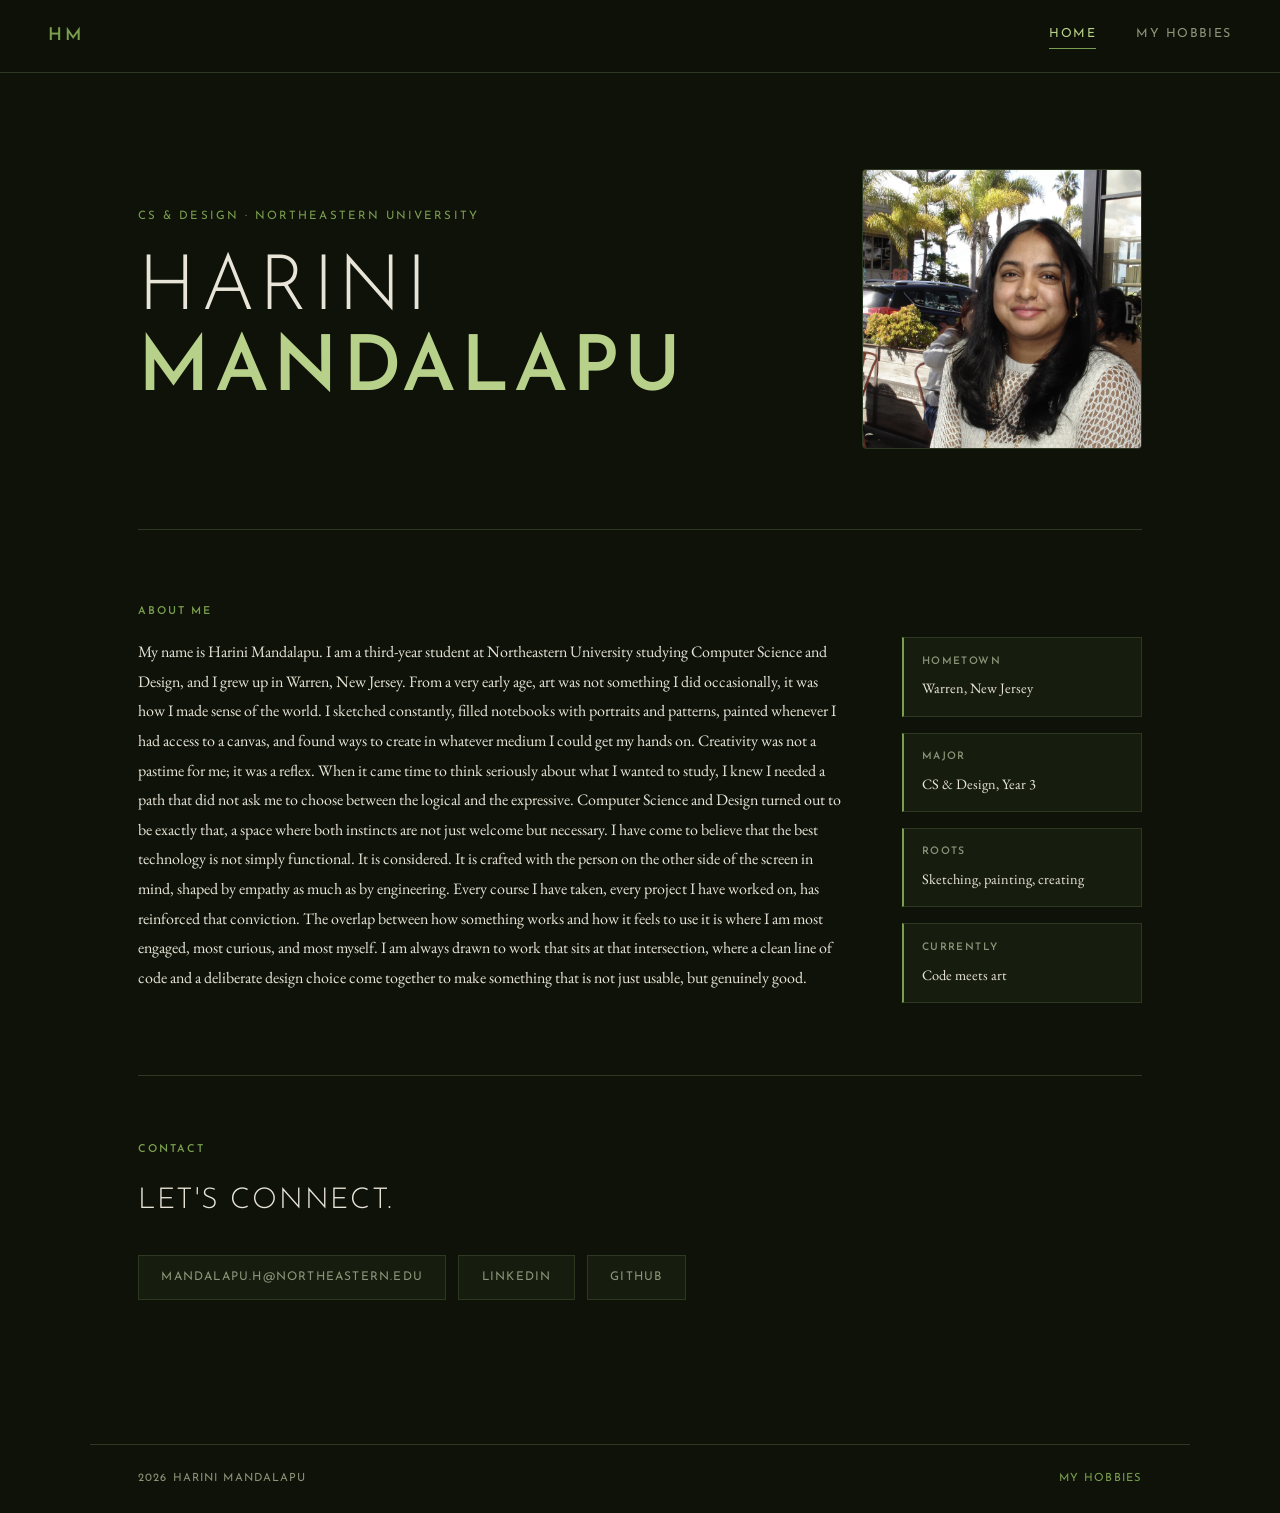
<file: index.html>
<!DOCTYPE html>
<html lang="en">
<head>
  <meta charset="UTF-8">
  <meta name="viewport" content="width=device-width, initial-scale=1.0">
  <title>Harini Mandalapu</title>
  <link rel="preconnect" href="https://fonts.googleapis.com">
  <link href="https://fonts.googleapis.com/css2?family=Josefin+Sans:wght@300;400;600&family=EB+Garamond:ital,wght@0,400;0,500;1,400&display=swap" rel="stylesheet">
  <link rel="stylesheet" href="style.css">
</head>
<body>

  <nav class="nav">
    <span class="nav-logo">HM</span>
    <div class="nav-links">
      <a href="index.html" class="nav-link active">Home</a>
      <a href="hobbies.html" class="nav-link">My Hobbies</a>
    </div>
  </nav>

  <header class="hero">
    <div class="hero-content">
      <p class="hero-tag">CS &amp; Design · Northeastern University</p>
      <h1 class="hero-title">Harini<br><em>Mandalapu</em></h1>
    </div>
    <div class="hero-img-wrap">
      <img src="pfp.png"
    </div>
  </header>

  <main class="main">

    <section class="about" id="about">
      <div class="section-eyebrow">About Me</div>
      <div class="about-grid">
        <div class="about-text">
          <p>My name is Harini Mandalapu. I am a third-year student at Northeastern University studying Computer Science and Design, and I grew up in Warren, New Jersey. From a very early age, art was not something I did occasionally, it was how I made sense of the world. I sketched constantly, filled notebooks with portraits and patterns, painted whenever I had access to a canvas, and found ways to create in whatever medium I could get my hands on. Creativity was not a pastime for me; it was a reflex. When it came time to think seriously about what I wanted to study, I knew I needed a path that did not ask me to choose between the logical and the expressive. Computer Science and Design turned out to be exactly that, a space where both instincts are not just welcome but necessary. I have come to believe that the best technology is not simply functional. It is considered. It is crafted with the person on the other side of the screen in mind, shaped by empathy as much as by engineering. Every course I have taken, every project I have worked on, has reinforced that conviction. The overlap between how something works and how it feels to use it is where I am most engaged, most curious, and most myself. I am always drawn to work that sits at that intersection, where a clean line of code and a deliberate design choice come together to make something that is not just usable, but genuinely good.</p>
        </div>
        <aside class="about-aside">
          <div class="info-card">
            <div class="info-label">Hometown</div>
            <div class="info-value">Warren, New Jersey</div>
          </div>
          <div class="info-card">
            <div class="info-label">Major</div>
            <div class="info-value">CS &amp; Design, Year 3</div>
          </div>
          <div class="info-card">
            <div class="info-label">Roots</div>
            <div class="info-value">Sketching, painting, creating</div>
          </div>
          <div class="info-card">
            <div class="info-label">Currently</div>
            <div class="info-value">Code meets art</div>
          </div>
        </aside>
      </div>
    </section>

    <section class="contact" id="contact">
      <div class="section-eyebrow">Contact</div>
      <h2 class="contact-title">Let's connect.</h2>
      <div class="contact-row">
        <a href="mailto:mandalapu.h@northeastern.edu" class="contact-pill">mandalapu.h@northeastern.edu</a>
        <a href="https://www.linkedin.com/in/harini-mandalapu/" target="_blank" class="contact-pill">LinkedIn</a>
        <a href="https://github.com" target="_blank" class="contact-pill">GitHub</a>
      </div>
    </section>

  </main>

  <footer class="footer">
    <span>2026 Harini Mandalapu</span>
    <a href="hobbies.html">My Hobbies</a>
  </footer>

</body>
</html>
</file>
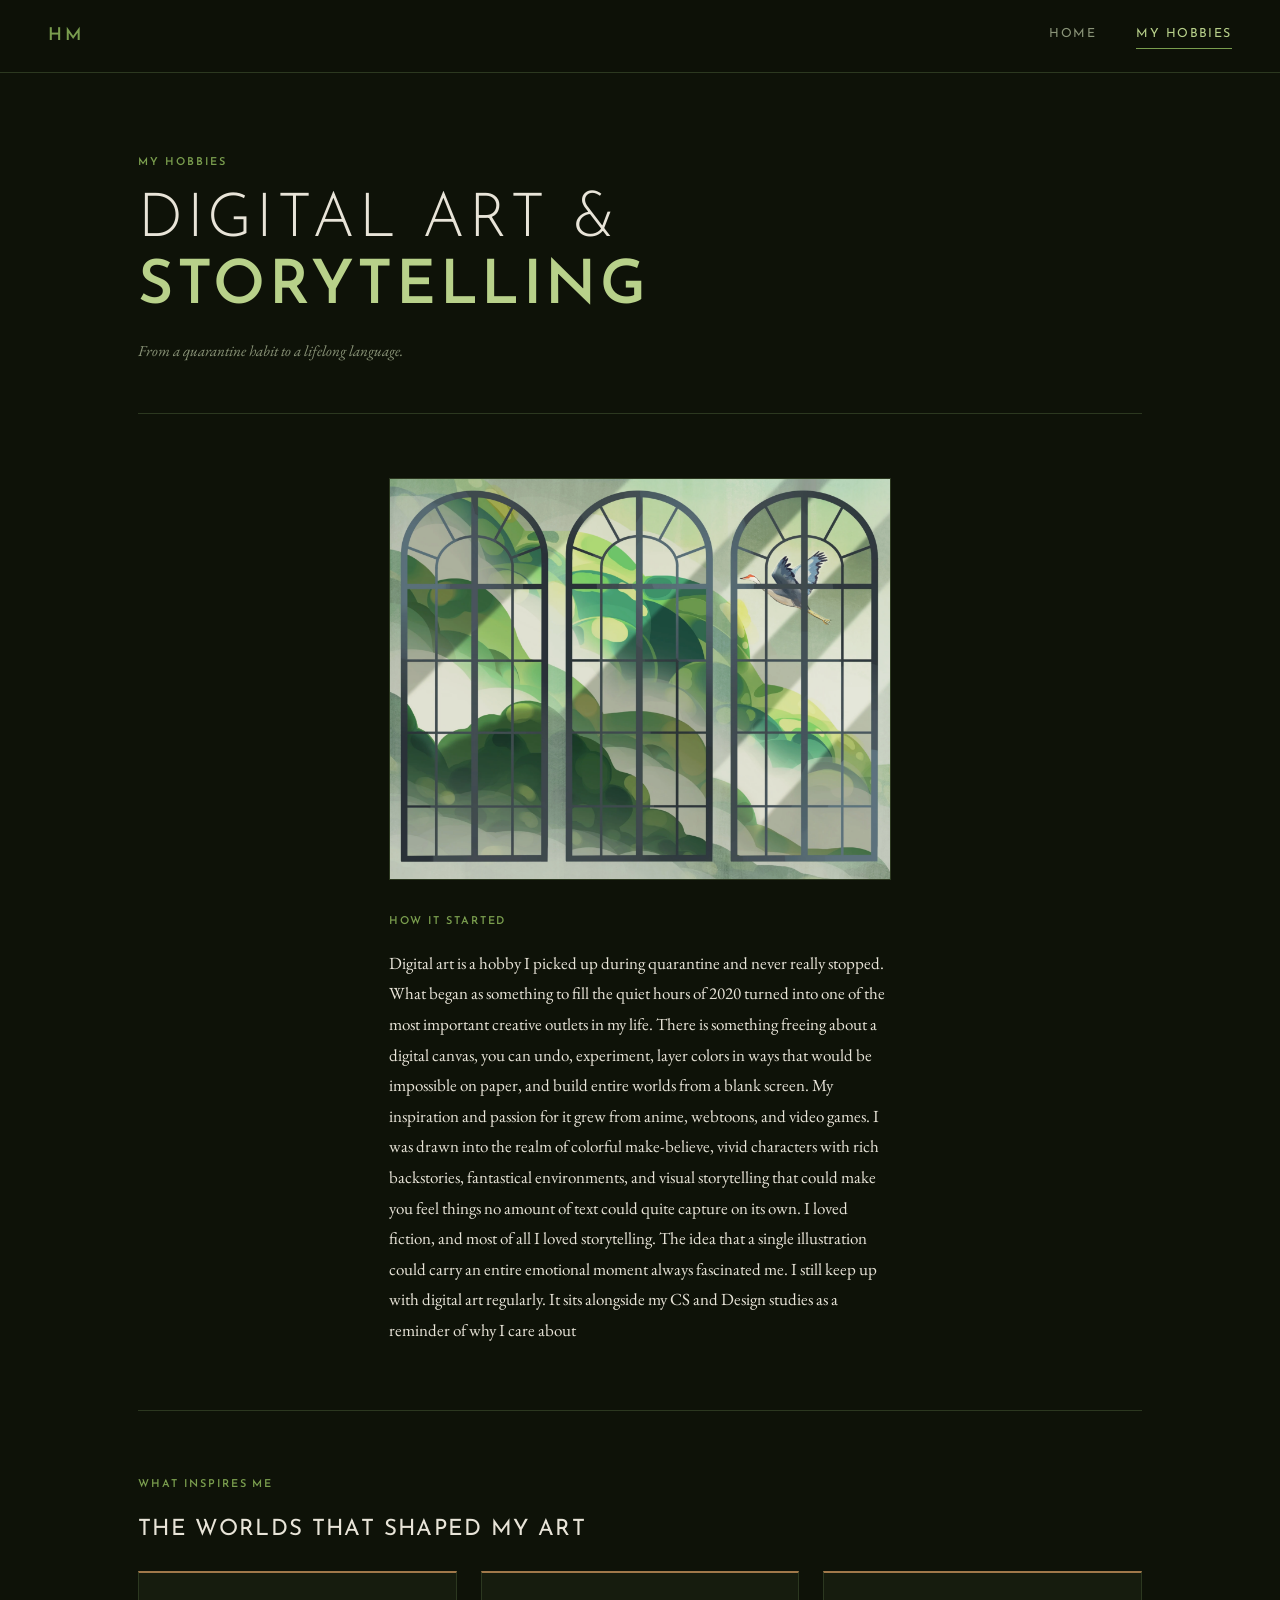
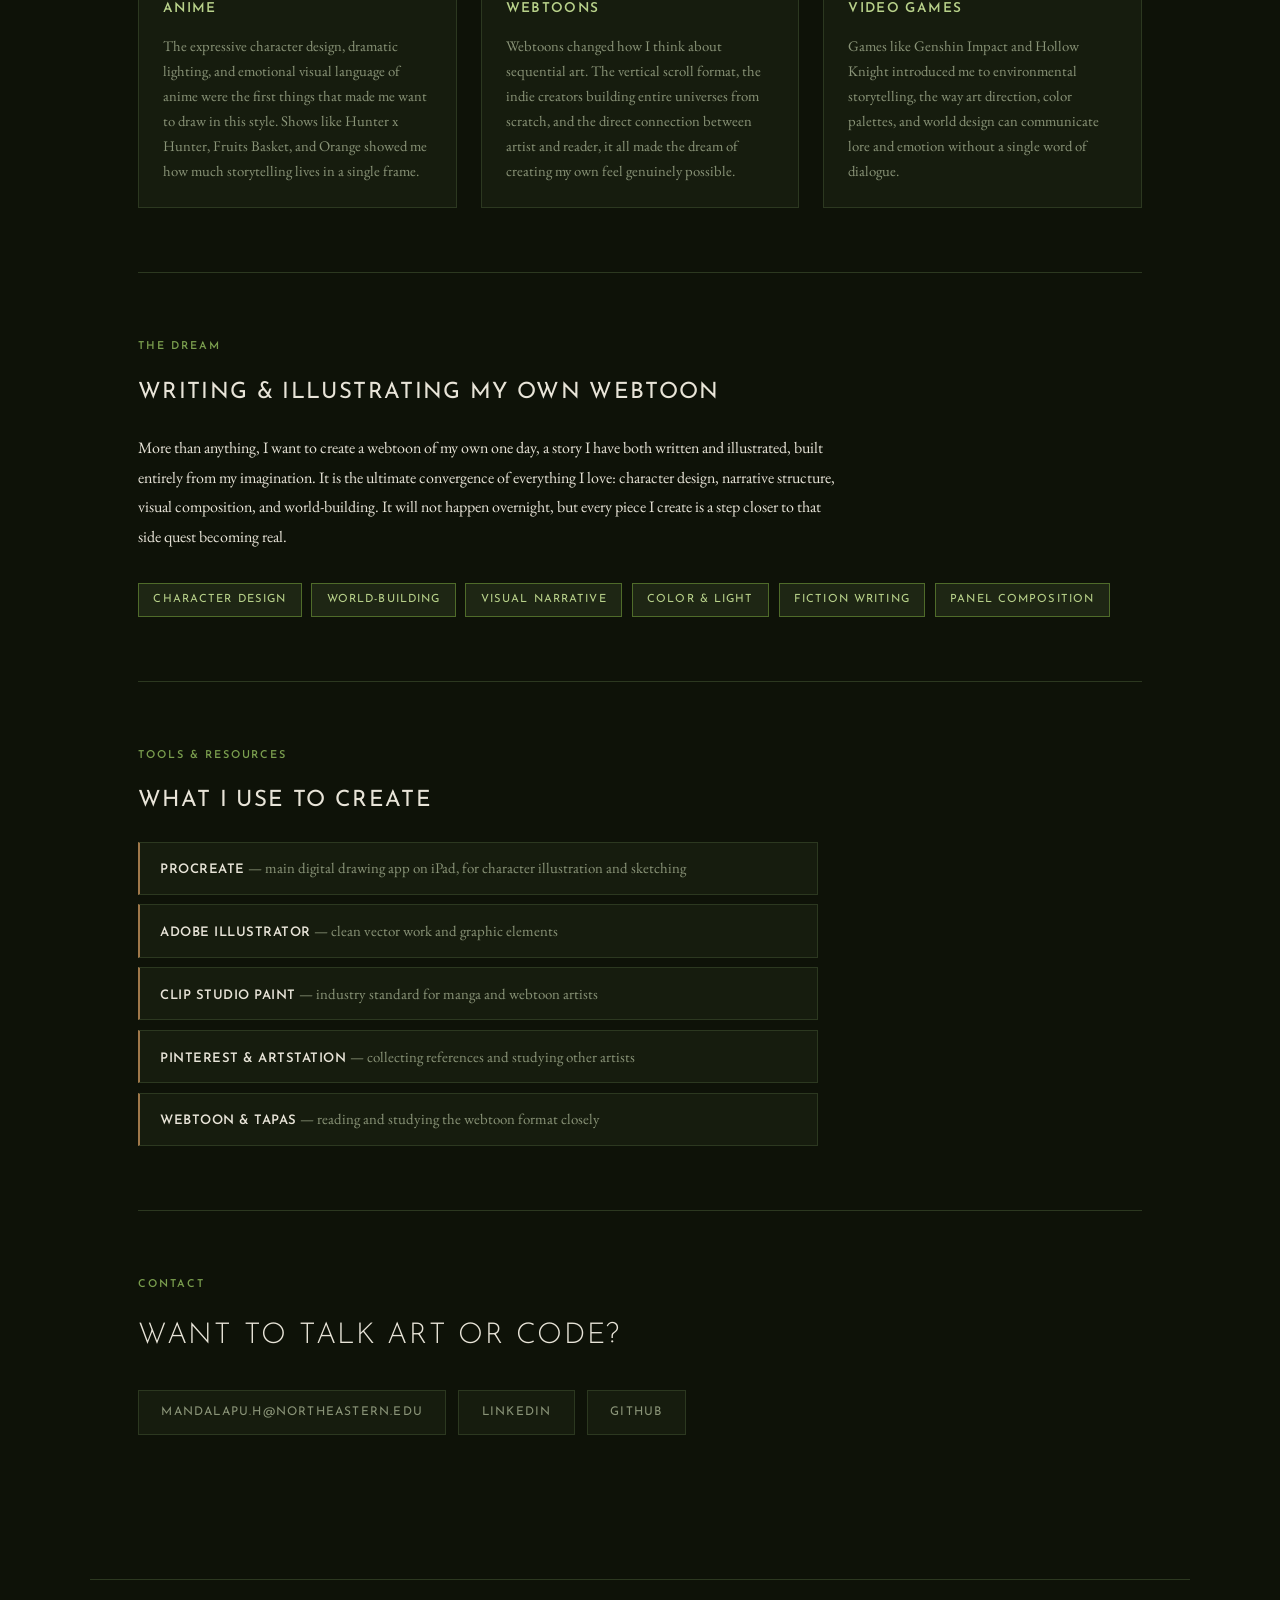
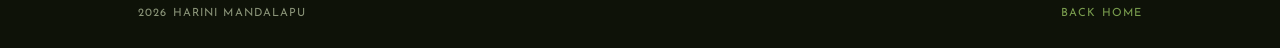
<file: hobbies.html>
<!DOCTYPE html>
<html lang="en">
<head>
  <meta charset="UTF-8">
  <meta name="viewport" content="width=device-width, initial-scale=1.0">
  <title>My Hobbies - Harini Mandalapu</title>
  <link rel="preconnect" href="https://fonts.googleapis.com">
  <link href="https://fonts.googleapis.com/css2?family=Josefin+Sans:wght@300;400;600&family=EB+Garamond:ital,wght@0,400;0,500;1,400&display=swap" rel="stylesheet">
  <link rel="stylesheet" href="style.css">
</head>
<body>

  <nav class="nav">
    <span class="nav-logo">HM</span>
    <div class="nav-links">
      <a href="index.html" class="nav-link">Home</a>
      <a href="hobbies.html" class="nav-link active">My Hobbies</a>
    </div>
  </nav>

  <header class="page-hero">
    <div class="section-eyebrow">My Hobbies</div>
    <h1 class="page-title">Digital Art &amp;<br><em>Storytelling</em></h1>
    <p class="page-subtitle">From a quarantine habit to a lifelong language.</p>
  </header>

  <main class="main">

    <section class="hobby-intro">
  <div class="hobby-img-wrap">
    <img src="artpic.png" alt="Digital art" class="hobby-img">
  </div>
  <div class="hobby-text">
    <div class="section-eyebrow">How It Started</div>
    <p>Digital art is a hobby I picked up during quarantine and never really stopped. What began as something to fill the quiet hours of 2020 turned into one of the most important creative outlets in my life. There is something freeing about a digital canvas, you can undo, experiment, layer colors in ways that would be impossible on paper, and build entire worlds from a blank screen. My inspiration and passion for it grew from anime, webtoons, and video games. I was drawn into the realm of colorful make-believe, vivid characters with rich backstories, fantastical environments, and visual storytelling that could make you feel things no amount of text could quite capture on its own. I loved fiction, and most of all I loved storytelling. The idea that a single illustration could carry an entire emotional moment always fascinated me. I still keep up with digital art regularly. It sits alongside my CS and Design studies as a reminder of why I care about
  </div>
    </section>

    <section class="inspirations">
      <div class="section-eyebrow">What Inspires Me</div>
      <h2 class="section-h2">The worlds that shaped my art</h2>
      <div class="inspo-grid">
        <div class="inspo-card">
          <h3 class="inspo-title">Anime</h3>
          <p class="inspo-desc">The expressive character design, dramatic lighting, and emotional visual language of anime were the first things that made me want to draw in this style. Shows like Hunter x Hunter, Fruits Basket, and Orange showed me how much storytelling lives in a single frame.</p>
        </div>
        <div class="inspo-card">
          <h3 class="inspo-title">Webtoons</h3>
          <p class="inspo-desc">Webtoons changed how I think about sequential art. The vertical scroll format, the indie creators building entire universes from scratch, and the direct connection between artist and reader, it all made the dream of creating my own feel genuinely possible.</p>
        </div>
        <div class="inspo-card">
          <h3 class="inspo-title">Video Games</h3>
          <p class="inspo-desc">Games like Genshin Impact and Hollow Knight introduced me to environmental storytelling, the way art direction, color palettes, and world design can communicate lore and emotion without a single word of dialogue.</p>
        </div>
      </div>
    </section>

    <section class="dream-section">
      <div class="section-eyebrow">The Dream</div>
      <h2 class="section-h2">Writing &amp; illustrating my own webtoon</h2>
      <p class="dream-text">More than anything, I want to create a webtoon of my own one day, a story I have both written and illustrated, built entirely from my imagination. It is the ultimate convergence of everything I love: character design, narrative structure, visual composition, and world-building. It will not happen overnight, but every piece I create is a step closer to that side quest becoming real.</p>
      <div class="dream-tags">
        <span class="tag">Character design</span>
        <span class="tag">World-building</span>
        <span class="tag">Visual narrative</span>
        <span class="tag">Color &amp; light</span>
        <span class="tag">Fiction writing</span>
        <span class="tag">Panel composition</span>
      </div>
    </section>

    <section class="tools-section">
      <div class="section-eyebrow">Tools &amp; Resources</div>
      <h2 class="section-h2">What I use to create</h2>
      <ul class="tools-list">
        <li><strong>Procreate</strong> — main digital drawing app on iPad, for character illustration and sketching</li>
        <li><strong>Adobe Illustrator</strong> — clean vector work and graphic elements</li>
        <li><strong>Clip Studio Paint</strong> — industry standard for manga and webtoon artists</li>
        <li><strong>Pinterest &amp; ArtStation</strong> — collecting references and studying other artists</li>
        <li><strong>Webtoon &amp; Tapas</strong> — reading and studying the webtoon format closely</li>
      </ul>
    </section>

    <section class="contact" id="contact">
      <div class="section-eyebrow">Contact</div>
      <h2 class="contact-title">Want to talk art or code?</h2>
      <div class="contact-row">
        <a href="mailto:mandalapu.h@northeastern.edu" class="contact-pill">mandalapu.h@northeastern.edu</a>
        <a href="https://www.linkedin.com/in/harini-mandalapu/" target="_blank" class="contact-pill">LinkedIn</a>
        <a href="https://github.com" target="_blank" class="contact-pill">GitHub</a>
      </div>
    </section>

  </main>

  <footer class="footer">
    <span>2026 Harini Mandalapu</span>
    <a href="index.html">Back Home</a>
  </footer>

</body>
</html>
</file>
<file: style.css>
/*
My Customizations
Custom fonts: Josefin Sans + EB Garamond
Color scheme: dark background with nature greens and earthy browns
Custom margins, padding, layout: CSS Grid, custom spacing, max-width centering
*/

:root {
  --bg:          #0e1208;
  --surface:     #161c0e;
  --surface-2:   #1e2614;
  --border:      #2c3820;
  --text:        #e8e4d8;
  --text-muted:  #8a9478;
  --accent:      #7a9e4e;
  --accent-dark: #4f6b2a;
  --accent-warm: #a0784a;
  --accent-light:#b8d18a;

  --font-display: 'Josefin Sans', 'Futura', 'Century Gothic', sans-serif;
  --font-body:    'EB Garamond', Georgia, serif;
}

*, *::before, *::after { box-sizing: border-box; margin: 0; padding: 0; }
html { scroll-behavior: smooth; }

body {
  font-family: var(--font-body);
  background-color: var(--bg);
  color: var(--text);
  font-size: 17px;
  line-height: 1.8;
  font-weight: 400;
  overflow-x: hidden;
}

img { display: block; max-width: 100%; }
a   { color: inherit; }

/* Nav */
.nav {
  display: flex;
  justify-content: space-between;
  align-items: center;
  padding: 1.25rem 3rem;
  border-bottom: 1px solid var(--border);
  background: rgba(14, 18, 8, 0.92);
  backdrop-filter: blur(10px);
  position: sticky;
  top: 0;
  z-index: 100;
}

.nav-logo {
  font-family: var(--font-display);
  font-size: 1.1rem;
  font-weight: 600;
  letter-spacing: 0.18em;
  color: var(--accent);
  text-transform: uppercase;
}

.nav-links { display: flex; gap: 2.5rem; }

.nav-link {
  font-family: var(--font-display);
  font-size: 0.78rem;
  font-weight: 400;
  text-decoration: none;
  color: var(--text-muted);
  letter-spacing: 0.12em;
  text-transform: uppercase;
  padding-bottom: 3px;
  border-bottom: 1px solid transparent;
  transition: color 0.2s, border-color 0.2s;
}
.nav-link:hover,
.nav-link.active {
  color: var(--accent-light);
  border-bottom-color: var(--accent);
}

/* Homepage */
.hero {
  display: flex;
  align-items: center;
  justify-content: space-between;
  gap: 3rem;
  padding: 6rem 3rem 5rem;
  max-width: 1100px;
  margin: 0 auto;
}

.hero-tag {
  font-family: var(--font-display);
  font-size: 0.72rem;
  font-weight: 400;
  letter-spacing: 0.18em;
  text-transform: uppercase;
  color: var(--accent);
  margin-bottom: 1.5rem;
}

.hero-title {
  font-family: var(--font-display);
  font-size: clamp(2.8rem, 6vw, 4.8rem);
  font-weight: 300;
  letter-spacing: 0.06em;
  line-height: 1.05;
  color: var(--text);
  text-transform: uppercase;
}
.hero-title em {
  font-style: normal;
  font-weight: 600;
  color: var(--accent-light);
}

.hero-img-wrap {
  flex-shrink: 0;
  width: 280px;
  height: 280px;
  border: 1px solid var(--border);
  border-radius: 4px;
  overflow: hidden;
}
.hero-img {
  width: 100%;
  height: 100%;
  object-fit: cover;
  filter: sepia(20%) saturate(0.85);
}

.main {
  max-width: 1100px;
  margin: 0 auto;
  padding: 0 3rem 5rem;
}

.section-eyebrow {
  font-family: var(--font-display);
  font-size: 0.68rem;
  font-weight: 600;
  letter-spacing: 0.18em;
  text-transform: uppercase;
  color: var(--accent);
  margin-bottom: 1rem;
}

/* About */
.about {
  padding: 4.5rem 0;
  border-top: 1px solid var(--border);
}

.about-grid {
  display: grid;
  grid-template-columns: 1fr 240px;
  gap: 3.5rem;
  align-items: start;
}

.about-text p {
  font-size: 1rem;
  color: var(--text);
  line-height: 1.85;
}

/* Info */
.about-aside { display: flex; flex-direction: column; gap: 1rem; }

.info-card {
  background: var(--surface);
  border: 1px solid var(--border);
  border-left: 2px solid var(--accent);
  padding: 0.9rem 1.1rem;
}

.info-label {
  font-family: var(--font-display);
  font-size: 0.65rem;
  font-weight: 600;
  letter-spacing: 0.14em;
  text-transform: uppercase;
  color: var(--text-muted);
  margin-bottom: 0.25rem;
}
.info-value {
  font-size: 0.9rem;
  color: var(--text);
}

/* Hobby */
.page-hero {
  padding: 5rem 3rem 3rem;
  max-width: 1100px;
  margin: 0 auto;
}
.page-title {
  font-family: var(--font-display);
  font-size: clamp(2.2rem, 5vw, 3.8rem);
  font-weight: 300;
  letter-spacing: 0.06em;
  text-transform: uppercase;
  line-height: 1.1;
  color: var(--text);
  margin-bottom: 1rem;
}
.page-title em {
  font-style: normal;
  font-weight: 600;
  color: var(--accent-light);
}
.page-subtitle {
  font-size: 0.95rem;
  color: var(--text-muted);
  font-style: italic;
}

.section-h2 {
  font-family: var(--font-display);
  font-size: 1.4rem;
  font-weight: 400;
  letter-spacing: 0.06em;
  text-transform: uppercase;
  color: var(--text);
  margin-bottom: 1.25rem;
}

.hobby-intro {
  display: flex;
  flex-direction: column;
  align-items: center;
  gap: 2rem;
  padding: 4rem 0;
  border-top: 1px solid var(--border);
}

.hobby-img-wrap {
  width: 50%;
}

.hobby-img {
  width: 100%;
  height: auto;
  display: block;
  border: 1px solid var(--border);
}

.hobby-text {
  width: 50%;
}

.inspirations {
  padding: 4rem 0;
  border-top: 1px solid var(--border);
}

.inspo-grid {
  display: grid;
  grid-template-columns: repeat(3, 1fr);
  gap: 1.5rem;
}

.inspo-card {
  background: var(--surface);
  border: 1px solid var(--border);
  border-top: 2px solid var(--accent-warm);
  padding: 1.5rem;
}

.inspo-title {
  font-family: var(--font-display);
  font-size: 0.85rem;
  font-weight: 600;
  letter-spacing: 0.1em;
  text-transform: uppercase;
  color: var(--accent-light);
  margin-bottom: 0.75rem;
}

.inspo-desc {
  font-size: 0.92rem;
  color: var(--text-muted);
  line-height: 1.7;
}

.dream-section {
  padding: 4rem 0;
  border-top: 1px solid var(--border);
}

.dream-text {
  font-size: 1rem;
  color: var(--text);
  line-height: 1.85;
  max-width: 700px;
  margin-bottom: 2rem;
}

.dream-tags {
  display: flex;
  flex-wrap: wrap;
  gap: 0.6rem;
}

.tag {
  font-family: var(--font-display);
  font-size: 0.7rem;
  font-weight: 400;
  letter-spacing: 0.1em;
  text-transform: uppercase;
  color: var(--accent-light);
  border: 1px solid var(--accent-dark);
  background: var(--surface-2);
  padding: 0.35rem 0.9rem;
}

.tools-section {
  padding: 4rem 0;
  border-top: 1px solid var(--border);
}

.tools-list {
  list-style: none;
  display: flex;
  flex-direction: column;
  gap: 0.6rem;
  max-width: 680px;
}

.tools-list li {
  background: var(--surface);
  border: 1px solid var(--border);
  border-left: 2px solid var(--accent-warm);
  padding: 0.85rem 1.25rem;
  font-size: 0.93rem;
  color: var(--text-muted);
  line-height: 1.6;
}

.tools-list li strong {
  font-family: var(--font-display);
  font-weight: 600;
  letter-spacing: 0.04em;
  color: var(--text);
  font-size: 0.82rem;
  text-transform: uppercase;
}

.contact {
  padding: 4rem 0;
  border-top: 1px solid var(--border);
}

.contact-title {
  font-family: var(--font-display);
  font-size: 1.8rem;
  font-weight: 300;
  letter-spacing: 0.06em;
  text-transform: uppercase;
  color: var(--text);
  margin-bottom: 1.75rem;
}

.contact-row {
  display: flex;
  flex-wrap: wrap;
  gap: 0.75rem;
}

.contact-pill {
  font-family: var(--font-display);
  display: inline-flex;
  text-decoration: none;
  font-size: 0.75rem;
  font-weight: 400;
  letter-spacing: 0.1em;
  text-transform: uppercase;
  color: var(--text-muted);
  background: var(--surface);
  border: 1px solid var(--border);
  padding: 0.65rem 1.4rem;
  transition: border-color 0.2s, color 0.2s;
}
.contact-pill:hover {
  border-color: var(--accent);
  color: var(--accent-light);
}

/* Footer */
.footer {
  max-width: 1100px;
  margin: 0 auto;
  padding: 1.5rem 3rem;
  border-top: 1px solid var(--border);
  display: flex;
  justify-content: space-between;
  align-items: center;
  font-family: var(--font-display);
  font-size: 0.7rem;
  letter-spacing: 0.1em;
  text-transform: uppercase;
  color: var(--text-muted);
}
.footer a {
  text-decoration: none;
  color: var(--accent);
  transition: color 0.2s;
}
.footer a:hover { color: var(--accent-light); }

@media (max-width: 800px) {
  .nav               { padding: 1rem 1.5rem; }
  .hero              { flex-direction: column; padding: 3rem 1.5rem 2rem; }
  .hero-img-wrap     { display: none; }
  .main              { padding: 0 1.5rem 3rem; }
  .about-grid        { grid-template-columns: 1fr; }
  .hobby-intro       { grid-template-columns: 1fr; }
  .inspo-grid        { grid-template-columns: 1fr; }
  .page-hero         { padding: 3rem 1.5rem 2rem; }
  .footer            { padding: 1.5rem; flex-direction: column; gap: 0.5rem; text-align: center; }
}
</file>
